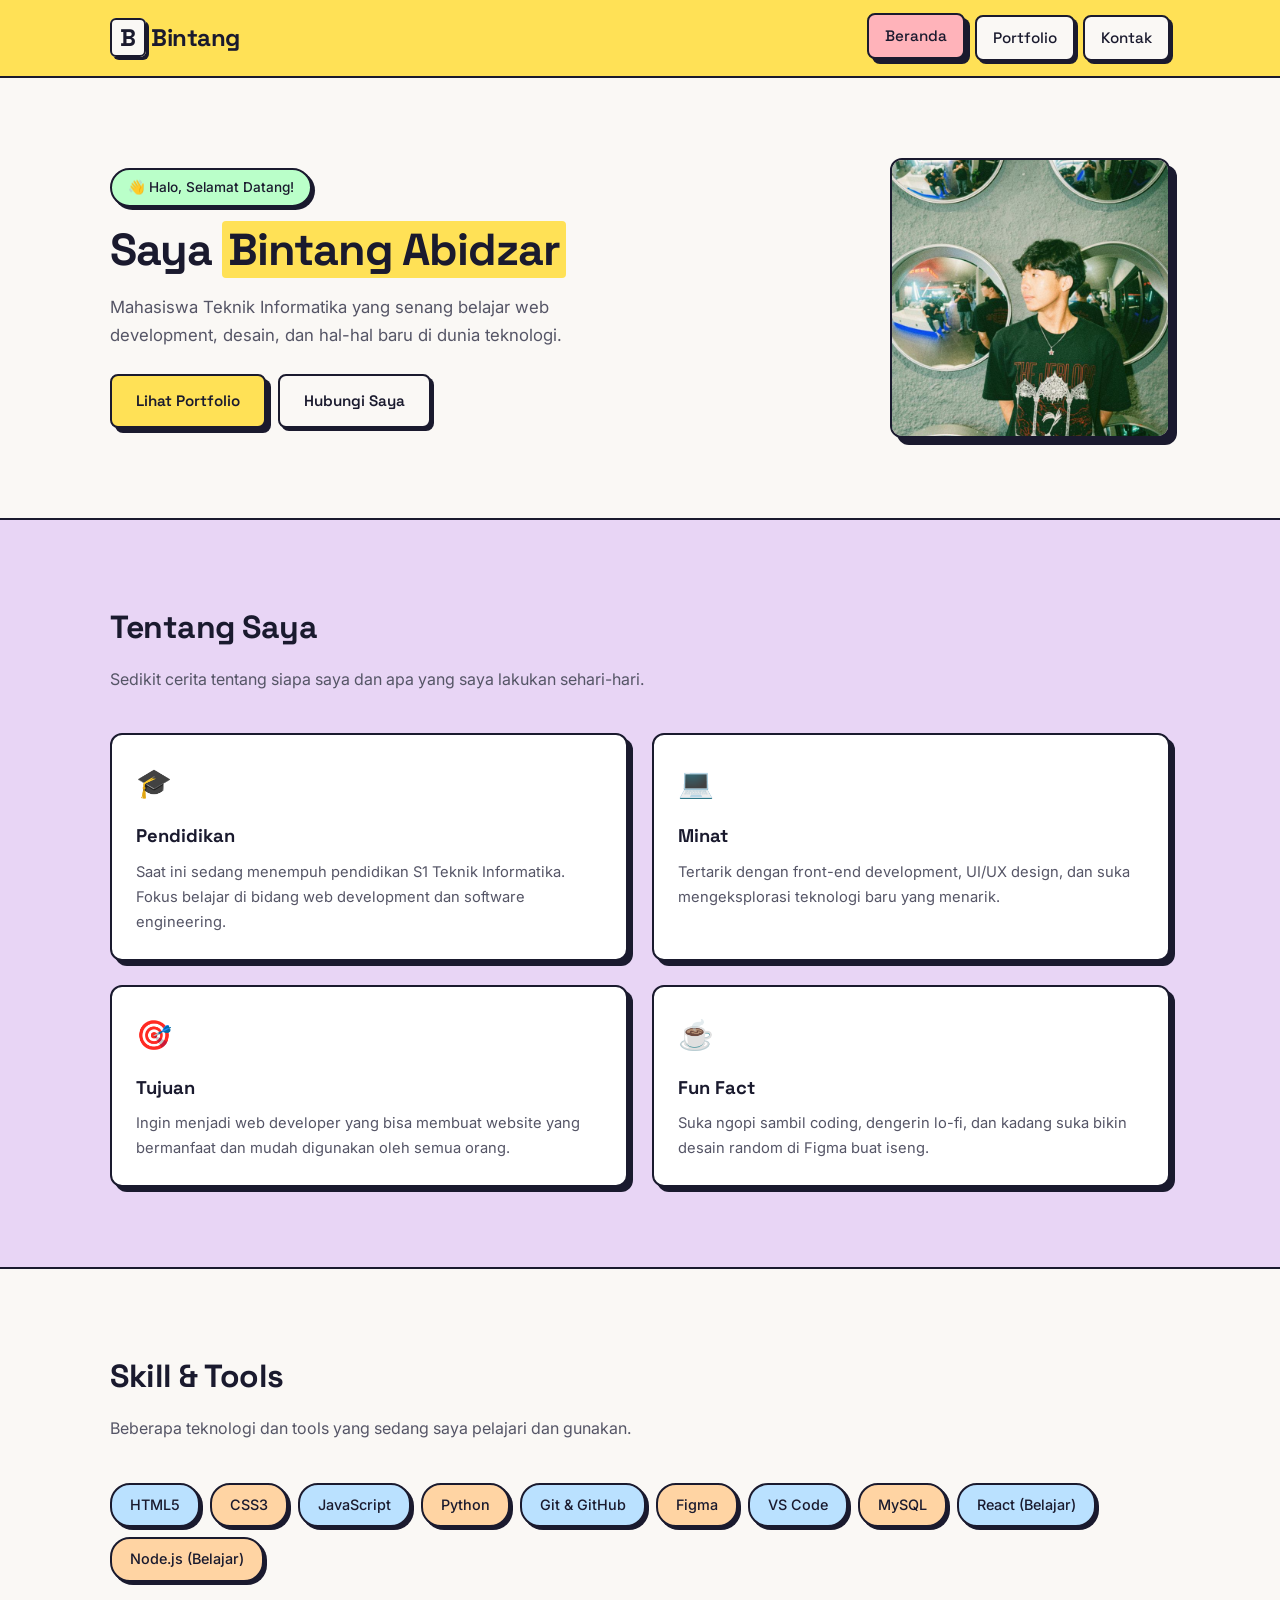
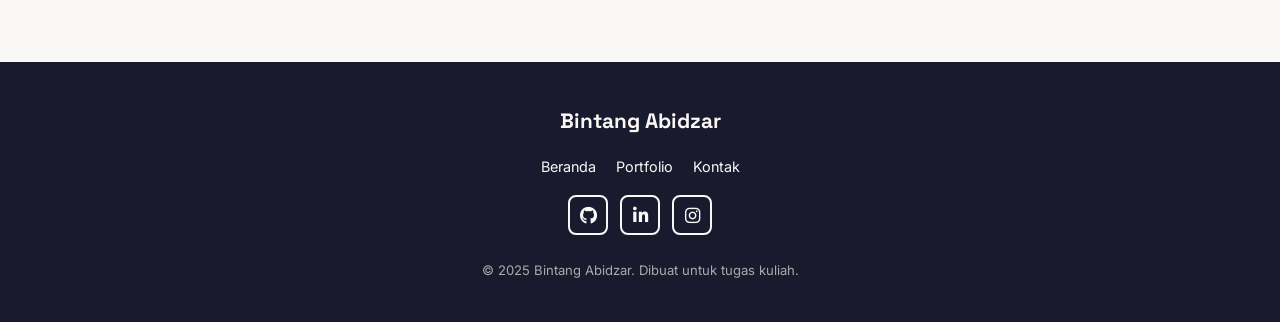
<file: index.html>
<!DOCTYPE html>
<html lang="id">
<head>
  <meta charset="UTF-8">
  <meta name="viewport" content="width=device-width, initial-scale=1.0">
  <meta name="description" content="Website pribadi Bintang Abidzar - Mahasiswa Teknik Informatika yang tertarik di bidang web development dan teknologi.">
  <title>Bintang Abidzar | Beranda</title>
  <link rel="icon" type="image/png" href="assets/images/favicon.png">
  <!-- Google Fonts -->
  <link rel="preconnect" href="https://fonts.googleapis.com">
  <link rel="preconnect" href="https://fonts.gstatic.com" crossorigin>
  <!-- Font Awesome Icons -->
  <link rel="stylesheet" href="https://cdnjs.cloudflare.com/ajax/libs/font-awesome/6.5.1/css/all.min.css">
  <!-- CSS Eksternal -->
  <link rel="stylesheet" href="assets/css/style.css">
</head>
<body>

  <!-- ===== HEADER & NAVIGASI ===== -->
  <header>
    <div class="container">
      <div class="logo">
        <span>B</span> Bintang
      </div>
      <button class="hamburger" aria-label="Toggle menu" id="hamburgerBtn">
        <span></span>
        <span></span>
        <span></span>
      </button>
      <nav>
        <ul id="navMenu">
          <li><a href="index.html" class="active">Beranda</a></li>
          <li><a href="portfolio.html">Portfolio</a></li>
          <li><a href="contact.html">Kontak</a></li>
        </ul>
      </nav>
    </div>
  </header>

  <main>
    <!-- ===== HERO SECTION ===== -->
    <section class="hero">
      <div class="container">
        <div class="hero-text">
          <span class="badge">👋 Halo, Selamat Datang!</span>
          <h1>Saya <span class="highlight">Bintang Abidzar</span></h1>
          <p>Mahasiswa Teknik Informatika yang senang belajar web development, desain, dan hal-hal baru di dunia teknologi.</p>
          <div class="hero-buttons">
            <a href="portfolio.html" class="btn btn-primary">Lihat Portfolio</a>
            <a href="contact.html" class="btn btn-secondary">Hubungi Saya</a>
          </div>
        </div>
        <div class="hero-image">
          <img src="assets/images/profile.jpg" alt="Foto profil Bintang Abidzar">
        </div>
      </div>
    </section>

    <!-- ===== TENTANG SAYA ===== -->
    <section class="about" id="about">
      <div class="container">
        <h2 class="section-title">Tentang Saya</h2>
        <p class="section-subtitle">Sedikit cerita tentang siapa saya dan apa yang saya lakukan sehari-hari.</p>

        <div class="about-content">
          <div class="about-card fade-in">
            <div class="icon">🎓</div>
            <h3>Pendidikan</h3>
            <p>Saat ini sedang menempuh pendidikan S1 Teknik Informatika. Fokus belajar di bidang web development dan software engineering.</p>
          </div>
          <div class="about-card fade-in">
            <div class="icon">💻</div>
            <h3>Minat</h3>
            <p>Tertarik dengan front-end development, UI/UX design, dan suka mengeksplorasi teknologi baru yang menarik.</p>
          </div>
          <div class="about-card fade-in">
            <div class="icon">🎯</div>
            <h3>Tujuan</h3>
            <p>Ingin menjadi web developer yang bisa membuat website yang bermanfaat dan mudah digunakan oleh semua orang.</p>
          </div>
          <div class="about-card fade-in">
            <div class="icon">☕</div>
            <h3>Fun Fact</h3>
            <p>Suka ngopi sambil coding, dengerin lo-fi, dan kadang suka bikin desain random di Figma buat iseng.</p>
          </div>
        </div>
      </div>
    </section>

    <!-- ===== SKILL ===== -->
    <section class="skills" id="skills">
      <div class="container">
        <h2 class="section-title">Skill & Tools</h2>
        <p class="section-subtitle">Beberapa teknologi dan tools yang sedang saya pelajari dan gunakan.</p>

        <div class="skill-list">
          <span class="skill-tag fade-in">HTML5</span>
          <span class="skill-tag fade-in">CSS3</span>
          <span class="skill-tag fade-in">JavaScript</span>
          <span class="skill-tag fade-in">Python</span>
          <span class="skill-tag fade-in">Git & GitHub</span>
          <span class="skill-tag fade-in">Figma</span>
          <span class="skill-tag fade-in">VS Code</span>
          <span class="skill-tag fade-in">MySQL</span>
          <span class="skill-tag fade-in">React (Belajar)</span>
          <span class="skill-tag fade-in">Node.js (Belajar)</span>
        </div>
      </div>
    </section>
  </main>

  <!-- ===== FOOTER ===== -->
  <footer>
    <div class="container">
      <div class="footer-logo">Bintang Abidzar</div>
      <div class="footer-links">
        <a href="index.html">Beranda</a>
        <a href="portfolio.html">Portfolio</a>
        <a href="contact.html">Kontak</a>
      </div>
      <div class="footer-social">
        <a href="#" aria-label="GitHub"><i class="fa-brands fa-github"></i></a>
        <a href="#" aria-label="LinkedIn"><i class="fa-brands fa-linkedin-in"></i></a>
        <a href="#" aria-label="Instagram"><i class="fa-brands fa-instagram"></i></a>
      </div>
      <p class="footer-copy">&copy; 2025 Bintang Abidzar. Dibuat untuk tugas kuliah.</p>
    </div>
  </footer>

  <!-- JavaScript -->
  <script src="assets/js/script.js"></script>
</body>
</html>
</file>
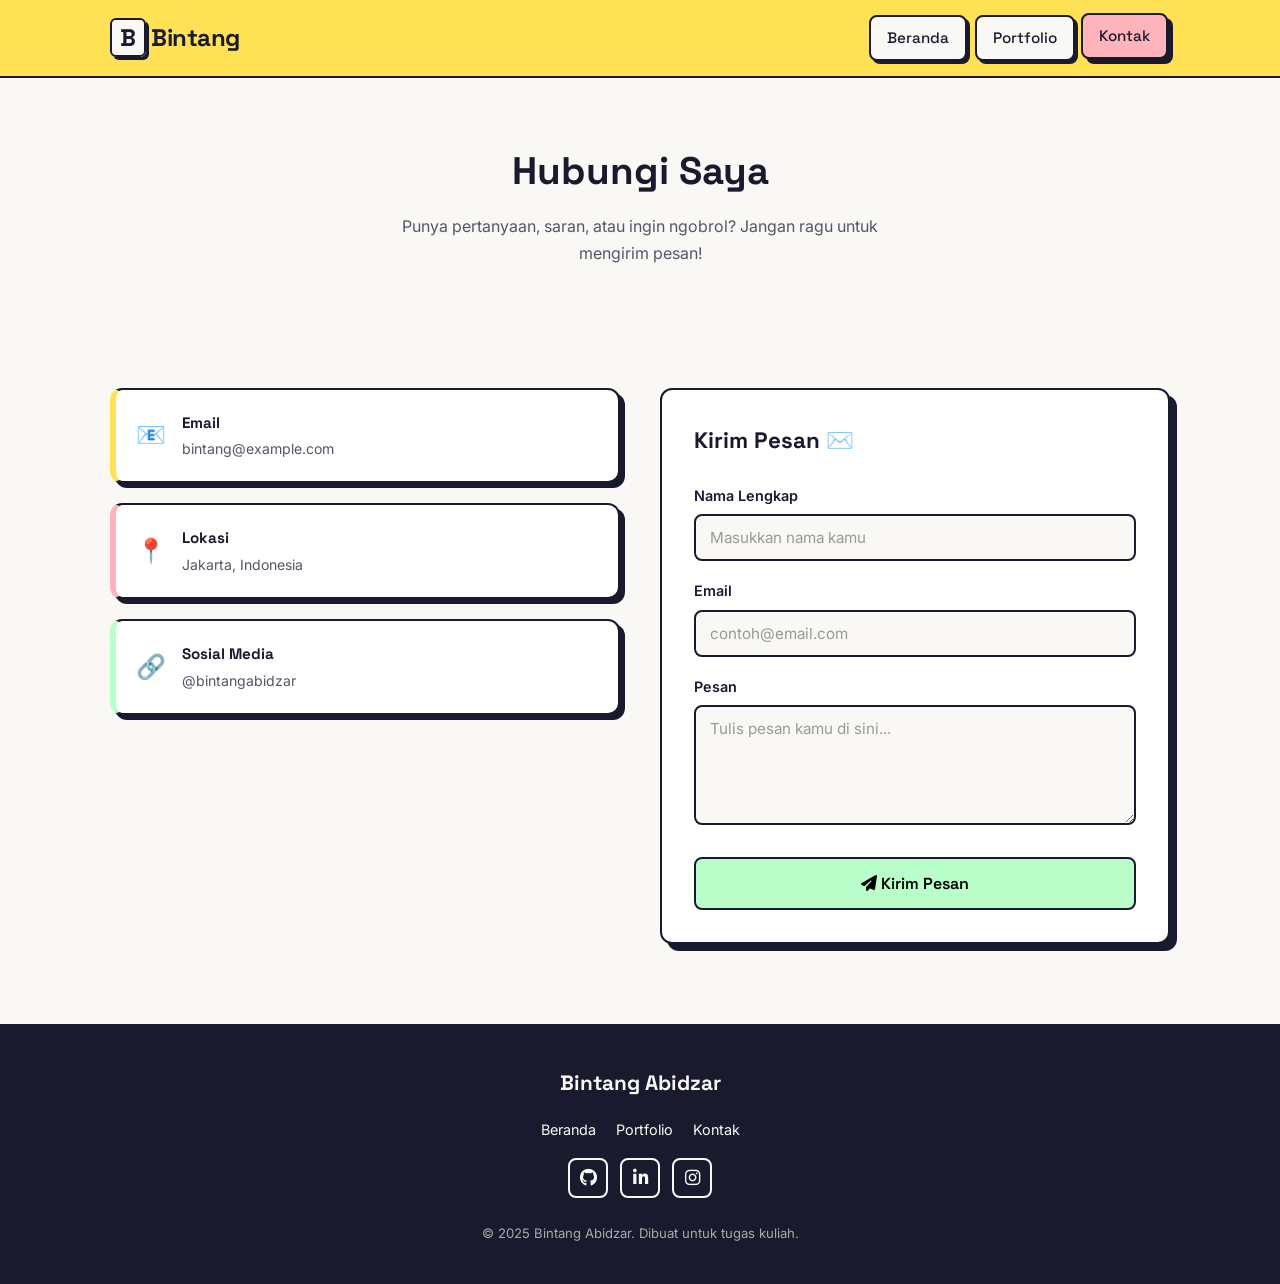
<file: contact.html>
<!DOCTYPE html>
<html lang="id">
<head>
  <meta charset="UTF-8">
  <meta name="viewport" content="width=device-width, initial-scale=1.0">
  <meta name="description" content="Hubungi Bintang Abidzar - Kirim pesan atau pertanyaan melalui form kontak.">
  <title>Bintang Abidzar | Kontak</title>
  <link rel="icon" type="image/png" href="assets/images/favicon.png">
  <link rel="preconnect" href="https://fonts.googleapis.com">
  <link rel="preconnect" href="https://fonts.gstatic.com" crossorigin>
  <link rel="stylesheet" href="https://cdnjs.cloudflare.com/ajax/libs/font-awesome/6.5.1/css/all.min.css">
  <link rel="stylesheet" href="assets/css/style.css">
</head>
<body>

  <!-- ===== HEADER & NAVIGASI ===== -->
  <header>
    <div class="container">
      <div class="logo">
        <span>B</span> Bintang
      </div>
      <button class="hamburger" aria-label="Toggle menu" id="hamburgerBtn">
        <span></span>
        <span></span>
        <span></span>
      </button>
      <nav>
        <ul id="navMenu">
          <li><a href="index.html">Beranda</a></li>
          <li><a href="portfolio.html">Portfolio</a></li>
          <li><a href="contact.html" class="active">Kontak</a></li>
        </ul>
      </nav>
    </div>
  </header>

  <main>
    <!-- ===== PAGE HEADER ===== -->
    <section class="page-header">
      <h1>Hubungi Saya</h1>
      <p>Punya pertanyaan, saran, atau ingin ngobrol? Jangan ragu untuk mengirim pesan!</p>
    </section>

    <!-- ===== FORM KONTAK ===== -->
    <section class="contact">
      <div class="container">
        <div class="contact-wrapper">
          <!-- Info Kontak -->
          <div class="contact-info">
            <div class="contact-info-card fade-in">
              <div class="icon">📧</div>
              <div>
                <h3>Email</h3>
                <p>bintang@example.com</p>
              </div>
            </div>
            <div class="contact-info-card fade-in">
              <div class="icon">📍</div>
              <div>
                <h3>Lokasi</h3>
                <p>Jakarta, Indonesia</p>
              </div>
            </div>
            <div class="contact-info-card fade-in">
              <div class="icon">🔗</div>
              <div>
                <h3>Sosial Media</h3>
                <p>@bintangabidzar</p>
              </div>
            </div>
          </div>

          <!-- Form -->
          <form class="contact-form fade-in" action="#" method="POST">
            <h2>Kirim Pesan ✉️</h2>

            <div class="form-group">
              <label for="nama">Nama Lengkap</label>
              <input type="text" id="nama" name="nama" placeholder="Masukkan nama kamu" required>
            </div>

            <div class="form-group">
              <label for="email">Email</label>
              <input type="email" id="email" name="email" placeholder="contoh@email.com" required>
            </div>

            <div class="form-group">
              <label for="pesan">Pesan</label>
              <textarea id="pesan" name="pesan" placeholder="Tulis pesan kamu di sini..." required></textarea>
            </div>

            <button type="submit" class="btn btn-submit">
              <i class="fa-solid fa-paper-plane"></i> Kirim Pesan
            </button>
          </form>
        </div>
      </div>
    </section>
  </main>

  <!-- ===== FOOTER ===== -->
  <footer>
    <div class="container">
      <div class="footer-logo">Bintang Abidzar</div>
      <div class="footer-links">
        <a href="index.html">Beranda</a>
        <a href="portfolio.html">Portfolio</a>
        <a href="contact.html">Kontak</a>
      </div>
      <div class="footer-social">
        <a href="#" aria-label="GitHub"><i class="fa-brands fa-github"></i></a>
        <a href="#" aria-label="LinkedIn"><i class="fa-brands fa-linkedin-in"></i></a>
        <a href="#" aria-label="Instagram"><i class="fa-brands fa-instagram"></i></a>
      </div>
      <p class="footer-copy">&copy; 2025 Bintang Abidzar. Dibuat untuk tugas kuliah.</p>
    </div>
  </footer>

  <script src="assets/js/script.js"></script>
</body>
</html>
</file>
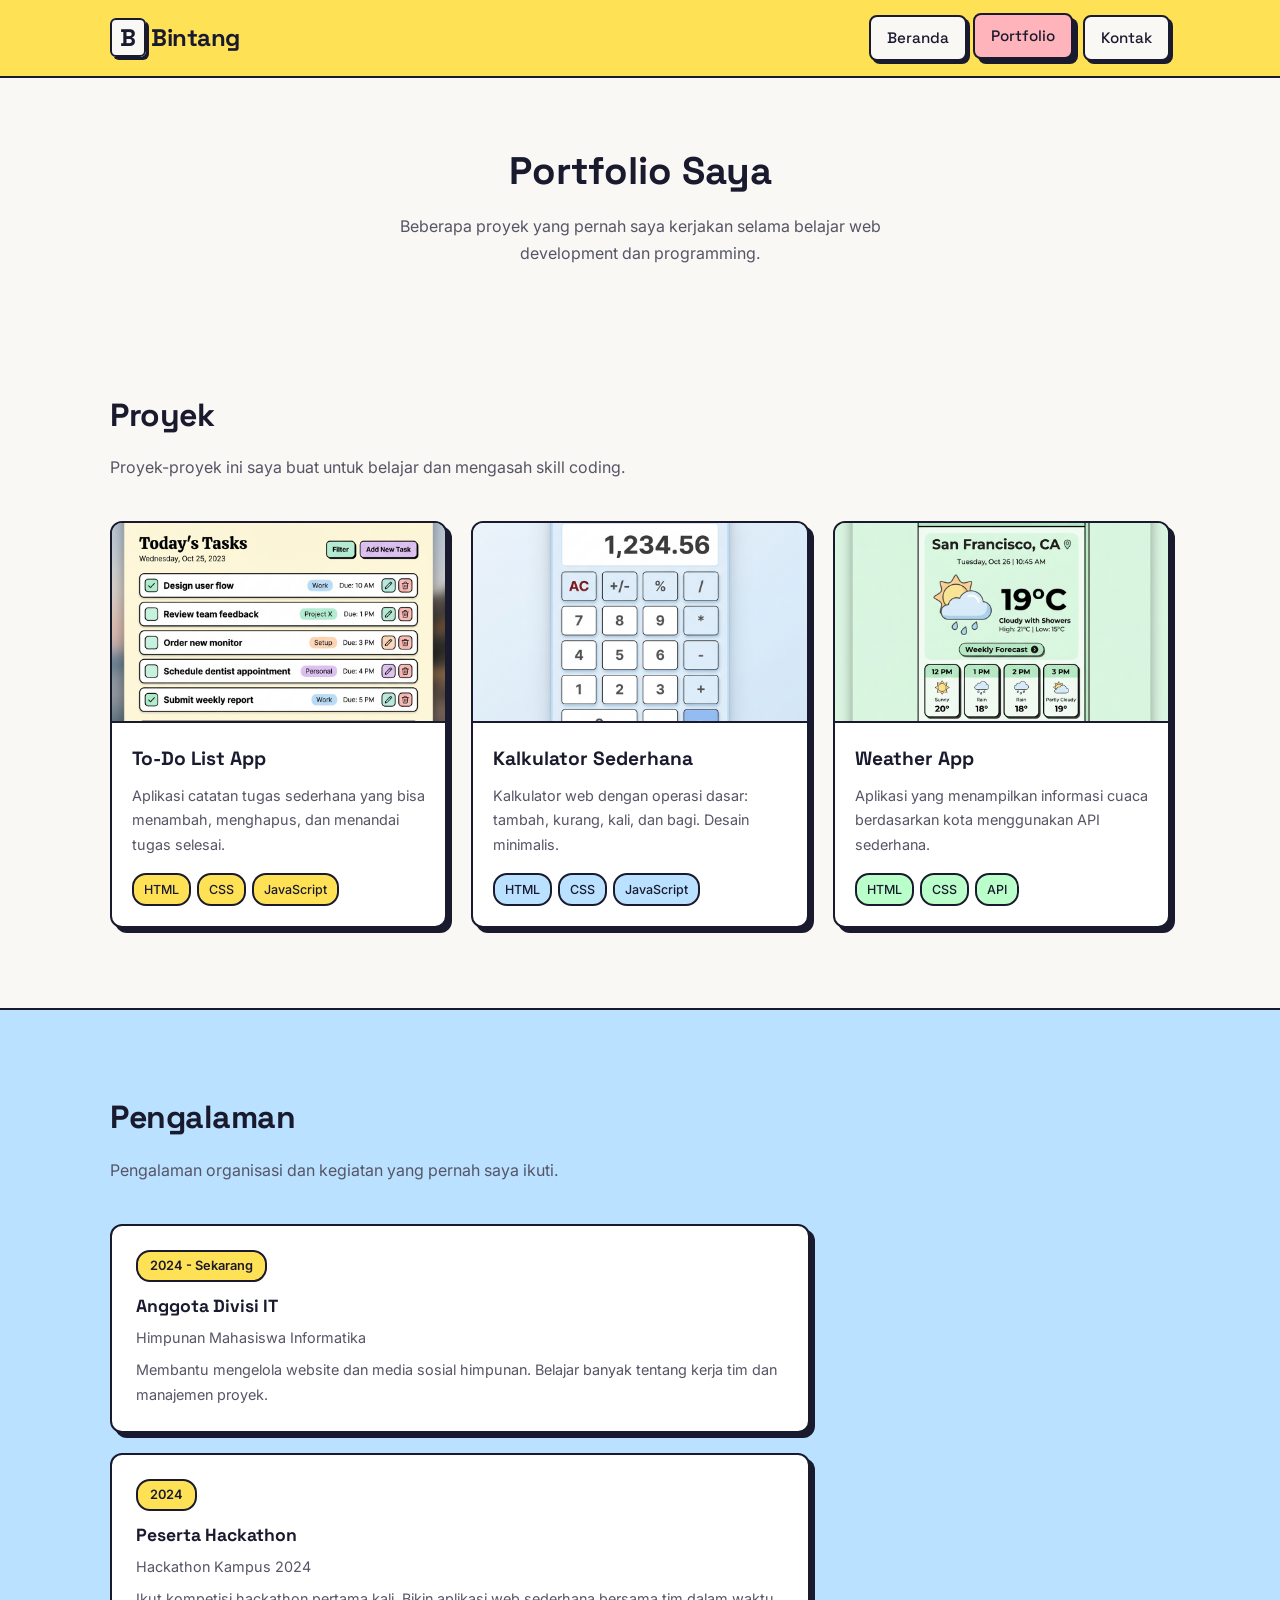
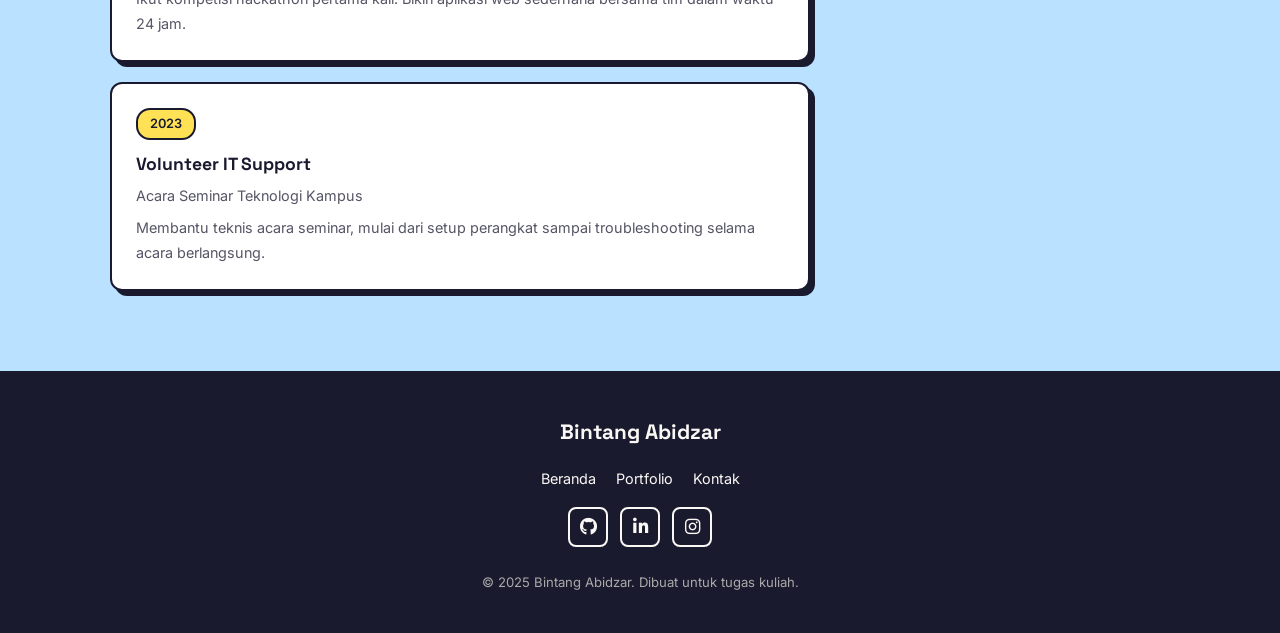
<file: portfolio.html>
<!DOCTYPE html>
<html lang="id">
<head>
  <meta charset="UTF-8">
  <meta name="viewport" content="width=device-width, initial-scale=1.0">
  <meta name="description" content="Portfolio Bintang Abidzar - Kumpulan proyek dan pengalaman di bidang web development.">
  <title>Bintang Abidzar | Portfolio</title>
  <link rel="icon" type="image/png" href="assets/images/favicon.png">
  <link rel="preconnect" href="https://fonts.googleapis.com">
  <link rel="preconnect" href="https://fonts.gstatic.com" crossorigin>
  <link rel="stylesheet" href="https://cdnjs.cloudflare.com/ajax/libs/font-awesome/6.5.1/css/all.min.css">
  <link rel="stylesheet" href="assets/css/style.css">
</head>
<body>

  <!-- ===== HEADER & NAVIGASI ===== -->
  <header>
    <div class="container">
      <div class="logo">
        <span>B</span> Bintang
      </div>
      <button class="hamburger" aria-label="Toggle menu" id="hamburgerBtn">
        <span></span>
        <span></span>
        <span></span>
      </button>
      <nav>
        <ul id="navMenu">
          <li><a href="index.html">Beranda</a></li>
          <li><a href="portfolio.html" class="active">Portfolio</a></li>
          <li><a href="contact.html">Kontak</a></li>
        </ul>
      </nav>
    </div>
  </header>

  <main>
    <!-- ===== PAGE HEADER ===== -->
    <section class="page-header">
      <h1>Portfolio Saya</h1>
      <p>Beberapa proyek yang pernah saya kerjakan selama belajar web development dan programming.</p>
    </section>

    <!-- ===== PROYEK ===== -->
    <section class="portfolio">
      <div class="container">
        <h2 class="section-title">Proyek</h2>
        <p class="section-subtitle">Proyek-proyek ini saya buat untuk belajar dan mengasah skill coding.</p>

        <div class="project-grid">
          <!-- Card Proyek 1 -->
          <div class="project-card fade-in">
            <img src="assets/images/project-todo.png" alt="Screenshot aplikasi To-Do List sederhana">
            <div class="card-body">
              <h3>To-Do List App</h3>
              <p>Aplikasi catatan tugas sederhana yang bisa menambah, menghapus, dan menandai tugas selesai.</p>
              <div class="tags">
                <span class="tag">HTML</span>
                <span class="tag">CSS</span>
                <span class="tag">JavaScript</span>
              </div>
            </div>
          </div>

          <!-- Card Proyek 2 -->
          <div class="project-card fade-in">
            <img src="assets/images/project-calculator.png" alt="Screenshot aplikasi kalkulator">
            <div class="card-body">
              <h3>Kalkulator Sederhana</h3>
              <p>Kalkulator web dengan operasi dasar: tambah, kurang, kali, dan bagi. Desain minimalis.</p>
              <div class="tags">
                <span class="tag">HTML</span>
                <span class="tag">CSS</span>
                <span class="tag">JavaScript</span>
              </div>
            </div>
          </div>

          <!-- Card Proyek 3 -->
          <div class="project-card fade-in">
            <img src="assets/images/project-weather.png" alt="Screenshot aplikasi cuaca">
            <div class="card-body">
              <h3>Weather App</h3>
              <p>Aplikasi yang menampilkan informasi cuaca berdasarkan kota menggunakan API sederhana.</p>
              <div class="tags">
                <span class="tag">HTML</span>
                <span class="tag">CSS</span>
                <span class="tag">API</span>
              </div>
            </div>
          </div>
        </div>
      </div>
    </section>

    <!-- ===== PENGALAMAN ===== -->
    <section class="experience">
      <div class="container">
        <h2 class="section-title">Pengalaman</h2>
        <p class="section-subtitle">Pengalaman organisasi dan kegiatan yang pernah saya ikuti.</p>

        <div class="timeline">
          <div class="timeline-item fade-in">
            <span class="date">2024 - Sekarang</span>
            <h3>Anggota Divisi IT</h3>
            <p class="org">Himpunan Mahasiswa Informatika</p>
            <p>Membantu mengelola website dan media sosial himpunan. Belajar banyak tentang kerja tim dan manajemen proyek.</p>
          </div>
          <div class="timeline-item fade-in">
            <span class="date">2024</span>
            <h3>Peserta Hackathon</h3>
            <p class="org">Hackathon Kampus 2024</p>
            <p>Ikut kompetisi hackathon pertama kali. Bikin aplikasi web sederhana bersama tim dalam waktu 24 jam.</p>
          </div>
          <div class="timeline-item fade-in">
            <span class="date">2023</span>
            <h3>Volunteer IT Support</h3>
            <p class="org">Acara Seminar Teknologi Kampus</p>
            <p>Membantu teknis acara seminar, mulai dari setup perangkat sampai troubleshooting selama acara berlangsung.</p>
          </div>
        </div>
      </div>
    </section>
  </main>

  <!-- ===== FOOTER ===== -->
  <footer>
    <div class="container">
      <div class="footer-logo">Bintang Abidzar</div>
      <div class="footer-links">
        <a href="index.html">Beranda</a>
        <a href="portfolio.html">Portfolio</a>
        <a href="contact.html">Kontak</a>
      </div>
      <div class="footer-social">
        <a href="#" aria-label="GitHub"><i class="fa-brands fa-github"></i></a>
        <a href="#" aria-label="LinkedIn"><i class="fa-brands fa-linkedin-in"></i></a>
        <a href="#" aria-label="Instagram"><i class="fa-brands fa-instagram"></i></a>
      </div>
      <p class="footer-copy">&copy; 2025 Bintang Abidzar. Dibuat untuk tugas kuliah.</p>
    </div>
  </footer>

  <script src="assets/js/script.js"></script>
</body>
</html>
</file>
<file: assets/css/style.css>
/* ============================================
   STYLE.CSS - Website Pribadi Bintang
   Neo Brutalism Soft Style
   ============================================ */

/* --- Google Fonts --- */
@import url('https://fonts.googleapis.com/css2?family=Space+Grotesk:wght@400;500;600;700&family=Inter:wght@400;500;600&display=swap');

/* --- CSS Variables (Warna & Ukuran) --- */
:root {
  /* Warna utama */
  --bg-main: #faf8f5;
  --bg-card: #ffffff;
  --text-primary: #1a1a2e;
  --text-secondary: #555566;
  --border-color: #1a1a2e;

  /* Warna aksen pastel */
  --yellow: #ffe156;
  --pink: #ffb3ba;
  --blue: #bae1ff;
  --green: #baffc9;
  --purple: #e8d5f5;
  --orange: #ffd4a3;

  /* Shadow neo-brutalism */
  --shadow-sm: 3px 3px 0px var(--border-color);
  --shadow-md: 5px 5px 0px var(--border-color);
  --shadow-lg: 7px 7px 0px var(--border-color);

  /* Font */
  --font-heading: 'Space Grotesk', sans-serif;
  --font-body: 'Inter', sans-serif;

  /* Border */
  --border: 2.5px solid var(--border-color);
  --radius: 12px;

  /* Spacing */
  --container-width: 1100px;
  --section-padding: 80px 20px;
}

/* --- Reset & Base --- */
*,
*::before,
*::after {
  margin: 0;
  padding: 0;
  box-sizing: border-box;
}

html {
  scroll-behavior: smooth;
}

body {
  font-family: var(--font-body);
  background-color: var(--bg-main);
  color: var(--text-primary);
  line-height: 1.7;
  font-size: 16px;
}

a {
  text-decoration: none;
  color: inherit;
}

ul {
  list-style: none;
}

img {
  max-width: 100%;
  height: auto;
  display: block;
}

/* --- Container --- */
.container {
  max-width: var(--container-width);
  margin: 0 auto;
  padding: 0 20px;
}

/* ============================================
   HEADER & NAVIGASI
   ============================================ */
header {
  background-color: var(--yellow);
  border-bottom: var(--border);
  padding: 15px 0;
  position: sticky;
  top: 0;
  z-index: 100;
}

header .container {
  display: flex;
  justify-content: space-between;
  align-items: center;
}

.logo {
  font-family: var(--font-heading);
  font-size: 1.5rem;
  font-weight: 700;
  letter-spacing: -0.5px;
}

.logo span {
  background-color: var(--bg-main);
  border: var(--border);
  border-radius: 6px;
  padding: 2px 8px;
  box-shadow: var(--shadow-sm);
}

nav ul {
  display: flex;
  gap: 8px;
}

nav ul li a {
  font-family: var(--font-heading);
  font-weight: 500;
  font-size: 0.95rem;
  padding: 8px 16px;
  border: var(--border);
  border-radius: 8px;
  background-color: var(--bg-main);
  box-shadow: var(--shadow-sm);
  transition: all 0.2s ease;
  display: inline-block;
}

nav ul li a:hover,
nav ul li a.active {
  background-color: var(--pink);
  transform: translate(-2px, -2px);
  box-shadow: var(--shadow-md);
}

nav ul li a:focus {
  outline: 3px solid var(--text-primary);
  outline-offset: 2px;
}

/* Hamburger menu (mobile) */
.hamburger {
  display: none;
  flex-direction: column;
  gap: 5px;
  cursor: pointer;
  background: none;
  border: none;
  padding: 5px;
}

.hamburger span {
  width: 28px;
  height: 3px;
  background-color: var(--text-primary);
  border-radius: 2px;
  transition: all 0.3s ease;
}

/* ============================================
   HERO SECTION (index.html)
   ============================================ */
.hero {
  padding: var(--section-padding);
}

.hero .container {
  display: flex;
  align-items: center;
  gap: 50px;
}

.hero-text {
  flex: 1;
}

.hero-text .badge {
  display: inline-block;
  background-color: var(--green);
  border: var(--border);
  border-radius: 20px;
  padding: 6px 16px;
  font-size: 0.85rem;
  font-weight: 500;
  box-shadow: var(--shadow-sm);
  margin-bottom: 16px;
}

.hero-text h1 {
  font-family: var(--font-heading);
  font-size: 2.8rem;
  font-weight: 700;
  line-height: 1.2;
  margin-bottom: 16px;
  letter-spacing: -1px;
}

.hero-text h1 .highlight {
  background-color: var(--yellow);
  padding: 0 6px;
  border-radius: 4px;
}

.hero-text p {
  color: var(--text-secondary);
  font-size: 1.05rem;
  margin-bottom: 24px;
  max-width: 480px;
}

.hero-buttons {
  display: flex;
  gap: 12px;
  flex-wrap: wrap;
}

.hero-image {
  flex-shrink: 0;
}

.hero-image img {
  width: 280px;
  height: 280px;
  object-fit: cover;
  border: var(--border);
  border-radius: var(--radius);
  box-shadow: var(--shadow-lg);
  background-color: var(--blue);
}

/* ============================================
   TOMBOL / BUTTON
   ============================================ */
.btn {
  font-family: var(--font-heading);
  font-weight: 600;
  font-size: 0.95rem;
  padding: 12px 24px;
  border: var(--border);
  border-radius: 8px;
  cursor: pointer;
  transition: all 0.2s ease;
  display: inline-block;
  text-align: center;
}

.btn-primary {
  background-color: var(--yellow);
  box-shadow: var(--shadow-md);
  color: var(--text-primary);
}

.btn-primary:hover {
  transform: translate(-3px, -3px);
  box-shadow: var(--shadow-lg);
}

.btn-secondary {
  background-color: var(--bg-main);
  box-shadow: var(--shadow-sm);
  color: var(--text-primary);
}

.btn-secondary:hover {
  background-color: var(--blue);
  transform: translate(-2px, -2px);
  box-shadow: var(--shadow-md);
}

.btn:focus {
  outline: 3px solid var(--text-primary);
  outline-offset: 2px;
}

/* ============================================
   SECTION TENTANG SAYA (index.html)
   ============================================ */
.about {
  padding: var(--section-padding);
  background-color: var(--purple);
  border-top: var(--border);
  border-bottom: var(--border);
}

.section-title {
  font-family: var(--font-heading);
  font-size: 2rem;
  font-weight: 700;
  margin-bottom: 12px;
  letter-spacing: -0.5px;
}

.section-subtitle {
  color: var(--text-secondary);
  font-size: 1rem;
  margin-bottom: 40px;
  max-width: 550px;
}

.about-content {
  display: grid;
  grid-template-columns: 1fr 1fr;
  gap: 24px;
}

.about-card {
  background-color: var(--bg-card);
  border: var(--border);
  border-radius: var(--radius);
  padding: 24px;
  box-shadow: var(--shadow-md);
  transition: transform 0.2s ease, box-shadow 0.2s ease;
}

.about-card:hover {
  transform: translate(-3px, -3px);
  box-shadow: var(--shadow-lg);
}

.about-card .icon {
  font-size: 1.8rem;
  margin-bottom: 12px;
}

.about-card h3 {
  font-family: var(--font-heading);
  font-size: 1.15rem;
  margin-bottom: 8px;
}

.about-card p {
  color: var(--text-secondary);
  font-size: 0.92rem;
}

/* ============================================
   SKILL TAGS (index.html)
   ============================================ */
.skills {
  padding: var(--section-padding);
}

.skill-list {
  display: flex;
  flex-wrap: wrap;
  gap: 10px;
  margin-top: 20px;
}

.skill-tag {
  background-color: var(--bg-card);
  border: var(--border);
  border-radius: 20px;
  padding: 8px 18px;
  font-size: 0.9rem;
  font-weight: 500;
  box-shadow: var(--shadow-sm);
  transition: all 0.2s ease;
}

.skill-tag:nth-child(odd) {
  background-color: var(--blue);
}

.skill-tag:nth-child(even) {
  background-color: var(--orange);
}

.skill-tag:hover {
  transform: translate(-2px, -2px);
  box-shadow: var(--shadow-md);
}

/* ============================================
   PORTFOLIO - PROJECT CARDS (portfolio.html)
   ============================================ */
.portfolio {
  padding: var(--section-padding);
}

.project-grid {
  display: grid;
  grid-template-columns: repeat(auto-fill, minmax(320px, 1fr));
  gap: 24px;
}

.project-card {
  background-color: var(--bg-card);
  border: var(--border);
  border-radius: var(--radius);
  overflow: hidden;
  box-shadow: var(--shadow-md);
  transition: transform 0.2s ease, box-shadow 0.2s ease;
}

.project-card:hover {
  transform: translate(-4px, -4px);
  box-shadow: var(--shadow-lg);
}

.project-card img {
  width: 100%;
  height: 200px;
  object-fit: cover;
  border-bottom: var(--border);
}

.project-card .card-body {
  padding: 20px;
}

.project-card h3 {
  font-family: var(--font-heading);
  font-size: 1.2rem;
  margin-bottom: 8px;
}

.project-card p {
  color: var(--text-secondary);
  font-size: 0.9rem;
  margin-bottom: 16px;
}

.project-card .tags {
  display: flex;
  flex-wrap: wrap;
  gap: 6px;
}

.project-card .tag {
  font-size: 0.78rem;
  padding: 4px 10px;
  border: 2px solid var(--border-color);
  border-radius: 14px;
  font-weight: 500;
}

.project-card:nth-child(1) .tag { background-color: var(--yellow); }
.project-card:nth-child(2) .tag { background-color: var(--blue); }
.project-card:nth-child(3) .tag { background-color: var(--green); }

/* ============================================
   EXPERIENCE SECTION (portfolio.html)
   ============================================ */
.experience {
  padding: var(--section-padding);
  background-color: var(--blue);
  border-top: var(--border);
  border-bottom: var(--border);
}

.timeline {
  display: flex;
  flex-direction: column;
  gap: 20px;
  max-width: 700px;
}

.timeline-item {
  background-color: var(--bg-card);
  border: var(--border);
  border-radius: var(--radius);
  padding: 24px;
  box-shadow: var(--shadow-md);
  transition: transform 0.2s ease, box-shadow 0.2s ease;
}

.timeline-item:hover {
  transform: translate(-3px, -3px);
  box-shadow: var(--shadow-lg);
}

.timeline-item .date {
  display: inline-block;
  background-color: var(--yellow);
  border: 2px solid var(--border-color);
  border-radius: 14px;
  padding: 3px 12px;
  font-size: 0.8rem;
  font-weight: 600;
  margin-bottom: 10px;
}

.timeline-item h3 {
  font-family: var(--font-heading);
  font-size: 1.1rem;
  margin-bottom: 4px;
}

.timeline-item .org {
  color: var(--text-secondary);
  font-size: 0.9rem;
  margin-bottom: 8px;
}

.timeline-item p {
  color: var(--text-secondary);
  font-size: 0.9rem;
}

/* ============================================
   CONTACT SECTION (contact.html)
   ============================================ */
.contact {
  padding: var(--section-padding);
}

.contact-wrapper {
  display: grid;
  grid-template-columns: 1fr 1fr;
  gap: 40px;
  align-items: start;
}

.contact-info {
  display: flex;
  flex-direction: column;
  gap: 20px;
}

.contact-info-card {
  background-color: var(--bg-card);
  border: var(--border);
  border-radius: var(--radius);
  padding: 20px;
  box-shadow: var(--shadow-md);
  display: flex;
  align-items: center;
  gap: 16px;
  transition: transform 0.2s ease, box-shadow 0.2s ease;
}

.contact-info-card:hover {
  transform: translate(-3px, -3px);
  box-shadow: var(--shadow-lg);
}

.contact-info-card:nth-child(1) { border-left: 6px solid var(--yellow); }
.contact-info-card:nth-child(2) { border-left: 6px solid var(--pink); }
.contact-info-card:nth-child(3) { border-left: 6px solid var(--green); }

.contact-info-card .icon {
  font-size: 1.5rem;
  flex-shrink: 0;
}

.contact-info-card h3 {
  font-family: var(--font-heading);
  font-size: 0.95rem;
  margin-bottom: 2px;
}

.contact-info-card p {
  color: var(--text-secondary);
  font-size: 0.88rem;
}

/* Form styling */
.contact-form {
  background-color: var(--bg-card);
  border: var(--border);
  border-radius: var(--radius);
  padding: 32px;
  box-shadow: var(--shadow-lg);
}

.contact-form h2 {
  font-family: var(--font-heading);
  font-size: 1.4rem;
  margin-bottom: 24px;
}

.form-group {
  margin-bottom: 18px;
}

.form-group label {
  display: block;
  font-weight: 600;
  font-size: 0.9rem;
  margin-bottom: 6px;
}

.form-group input,
.form-group textarea {
  width: 100%;
  padding: 12px 14px;
  border: var(--border);
  border-radius: 8px;
  font-family: var(--font-body);
  font-size: 0.95rem;
  background-color: var(--bg-main);
  transition: box-shadow 0.2s ease, border-color 0.2s ease;
}

.form-group input:focus,
.form-group textarea:focus {
  outline: none;
  box-shadow: var(--shadow-sm);
  background-color: var(--bg-card);
}

.form-group textarea {
  resize: vertical;
  min-height: 120px;
}

.form-group input::placeholder,
.form-group textarea::placeholder {
  color: #999;
}

.btn-submit {
  width: 100%;
  padding: 14px;
  font-size: 1rem;
  margin-top: 6px;
  background-color: var(--green);
}

.btn-submit:hover {
  background-color: var(--yellow);
}

/* ============================================
   FOOTER
   ============================================ */
footer {
  background-color: var(--text-primary);
  color: var(--bg-main);
  border-top: var(--border);
  padding: 40px 20px;
  text-align: center;
}

footer .container {
  display: flex;
  flex-direction: column;
  align-items: center;
  gap: 16px;
}

.footer-logo {
  font-family: var(--font-heading);
  font-size: 1.3rem;
  font-weight: 700;
}

.footer-links {
  display: flex;
  gap: 20px;
}

.footer-links a {
  color: var(--bg-main);
  font-size: 0.9rem;
  transition: color 0.2s ease;
}

.footer-links a:hover {
  color: var(--yellow);
}

.footer-social {
  display: flex;
  gap: 12px;
}

.footer-social a {
  display: flex;
  align-items: center;
  justify-content: center;
  width: 40px;
  height: 40px;
  border: 2px solid var(--bg-main);
  border-radius: 8px;
  color: var(--bg-main);
  font-size: 1.1rem;
  transition: all 0.2s ease;
}

.footer-social a:hover {
  background-color: var(--yellow);
  color: var(--text-primary);
  border-color: var(--yellow);
  transform: translate(-2px, -2px);
  box-shadow: 3px 3px 0px rgba(255, 255, 255, 0.3);
}

.footer-copy {
  font-size: 0.82rem;
  color: #aaa;
  margin-top: 8px;
}

/* ============================================
   PAGE HEADER (untuk portfolio & contact)
   ============================================ */
.page-header {
  padding: 60px 20px 40px;
  text-align: center;
}

.page-header h1 {
  font-family: var(--font-heading);
  font-size: 2.4rem;
  font-weight: 700;
  margin-bottom: 10px;
}

.page-header p {
  color: var(--text-secondary);
  font-size: 1rem;
  max-width: 500px;
  margin: 0 auto;
}

/* ============================================
   ANIMASI
   ============================================ */

/* Fade in saat scroll */
.fade-in {
  opacity: 0;
  transform: translateY(20px);
  transition: opacity 0.5s ease, transform 0.5s ease;
}

.fade-in.visible {
  opacity: 1;
  transform: translateY(0);
}

/* ============================================
   RESPONSIVE - TABLET (max-width: 768px)
   ============================================ */
@media (max-width: 768px) {
  /* Navigasi menjadi hamburger */
  .hamburger {
    display: flex;
  }

  nav ul {
    display: none;
    flex-direction: column;
    position: absolute;
    top: 100%;
    left: 0;
    right: 0;
    background-color: var(--yellow);
    border-bottom: var(--border);
    padding: 16px 20px;
    gap: 8px;
  }

  nav ul.show {
    display: flex;
  }

  nav ul li a {
    display: block;
    text-align: center;
  }

  header .container {
    position: relative;
  }

  /* Hero menjadi vertikal */
  .hero .container {
    flex-direction: column-reverse;
    text-align: center;
  }

  .hero-text h1 {
    font-size: 2rem;
  }

  .hero-text p {
    margin-left: auto;
    margin-right: auto;
  }

  .hero-buttons {
    justify-content: center;
  }

  .hero-image img {
    width: 200px;
    height: 200px;
  }

  /* About grid menjadi 1 kolom */
  .about-content {
    grid-template-columns: 1fr;
  }

  /* Contact wrapper 1 kolom */
  .contact-wrapper {
    grid-template-columns: 1fr;
  }

  /* Section title */
  .section-title {
    font-size: 1.6rem;
  }

  .page-header h1 {
    font-size: 1.8rem;
  }
}

/* ============================================
   RESPONSIVE - MOBILE KECIL (max-width: 480px)
   ============================================ */
@media (max-width: 480px) {
  :root {
    --section-padding: 50px 16px;
  }

  .hero-text h1 {
    font-size: 1.7rem;
  }

  .project-grid {
    grid-template-columns: 1fr;
  }

  .contact-form {
    padding: 20px;
  }

  .btn {
    padding: 10px 18px;
    font-size: 0.88rem;
  }

  .footer-links {
    flex-direction: column;
    gap: 8px;
  }
}
</file>
